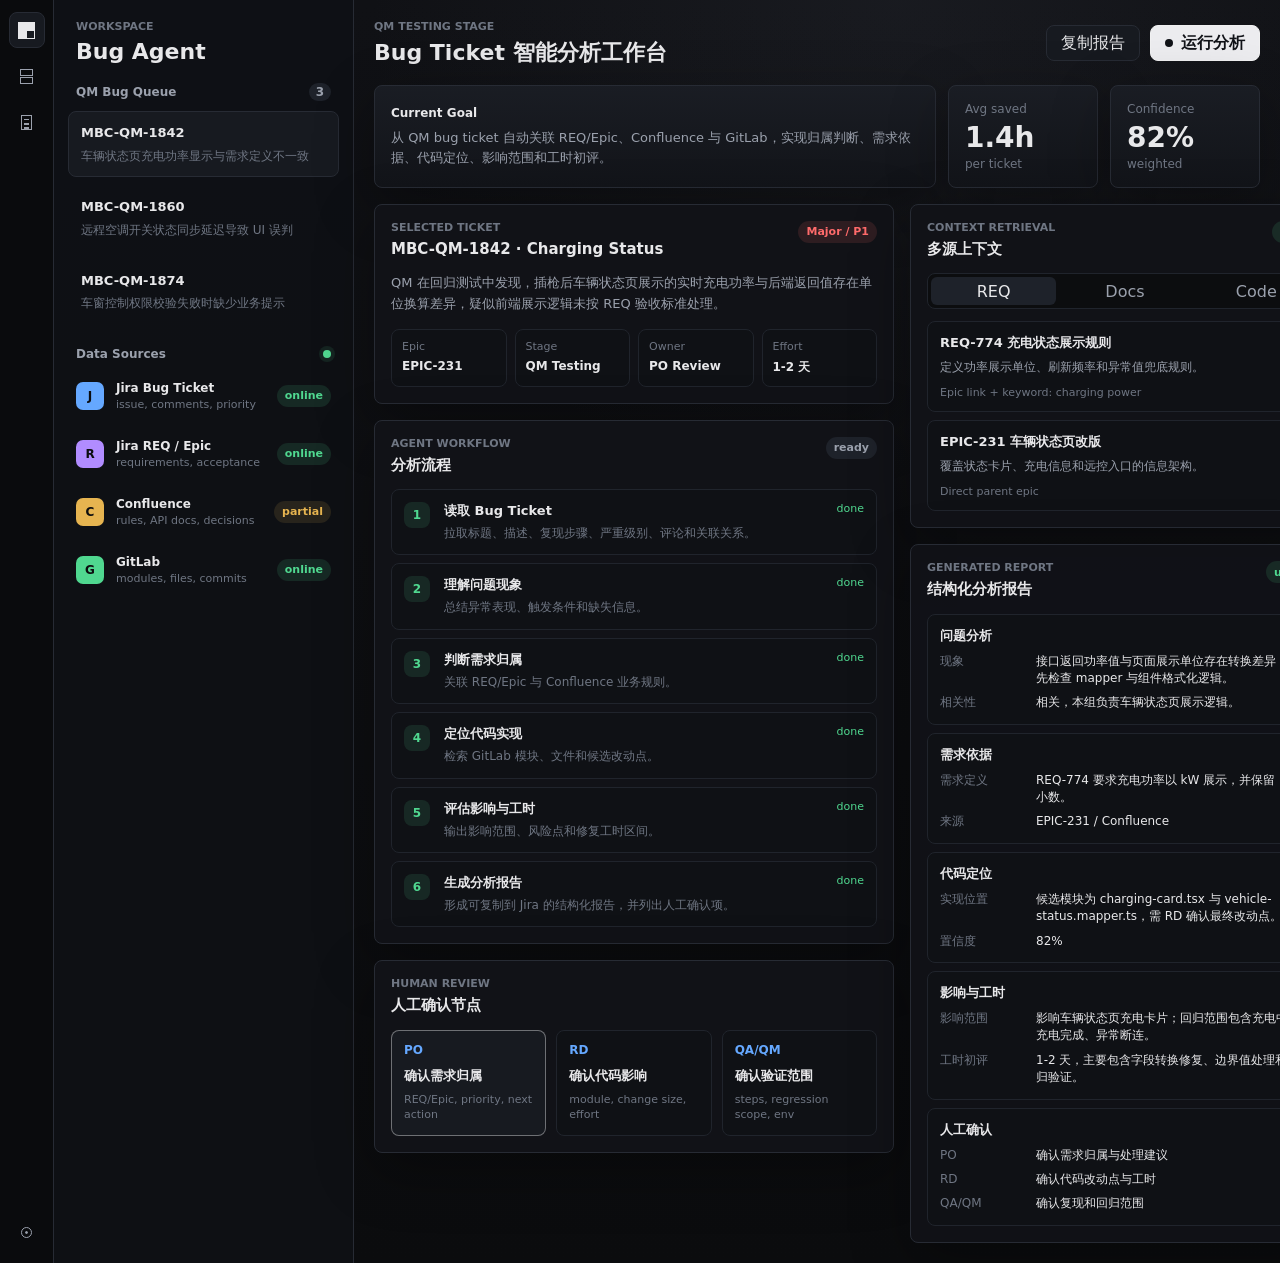
<file: project/index.html>
<!doctype html>
<html lang="zh-CN">
  <head>
    <meta charset="UTF-8" />
    <meta name="viewport" content="width=device-width, initial-scale=1.0" />
    <title>QM Bug Ticket 智能分析系统 Demo</title>
    <link rel="stylesheet" href="./styles.css" />
  </head>
  <body>
    <div class="app-shell">
      <aside class="activity-bar" aria-label="主导航">
        <button class="activity-item active" title="工作台" aria-label="工作台">
          <span class="icon-grid"></span>
        </button>
        <button class="activity-item" title="数据源" aria-label="数据源">
          <span class="icon-source"></span>
        </button>
        <button class="activity-item" title="报告" aria-label="报告">
          <span class="icon-report"></span>
        </button>
        <button class="activity-item bottom" title="设置" aria-label="设置">
          <span class="icon-gear"></span>
        </button>
      </aside>

      <aside class="sidebar">
        <div class="sidebar-header">
          <p class="eyebrow">Workspace</p>
          <h1>Bug Agent</h1>
        </div>

        <section class="panel-block">
          <div class="section-title">
            <span>QM Bug Queue</span>
            <span class="count">3</span>
          </div>
          <div class="ticket-list" id="ticketList"></div>
        </section>

        <section class="panel-block">
          <div class="section-title">
            <span>Data Sources</span>
            <span class="status-dot live"></span>
          </div>
          <div class="source-list">
            <div class="source-row">
              <span class="source-icon jira">J</span>
              <div>
                <strong>Jira Bug Ticket</strong>
                <small>issue, comments, priority</small>
              </div>
              <span class="pill ok">online</span>
            </div>
            <div class="source-row">
              <span class="source-icon req">R</span>
              <div>
                <strong>Jira REQ / Epic</strong>
                <small>requirements, acceptance</small>
              </div>
              <span class="pill ok">online</span>
            </div>
            <div class="source-row">
              <span class="source-icon docs">C</span>
              <div>
                <strong>Confluence</strong>
                <small>rules, API docs, decisions</small>
              </div>
              <span class="pill warn">partial</span>
            </div>
            <div class="source-row">
              <span class="source-icon code">G</span>
              <div>
                <strong>GitLab</strong>
                <small>modules, files, commits</small>
              </div>
              <span class="pill ok">online</span>
            </div>
          </div>
        </section>
      </aside>

      <main class="workspace">
        <header class="topbar">
          <div>
            <p class="eyebrow">QM Testing Stage</p>
            <h2>Bug Ticket 智能分析工作台</h2>
          </div>
          <div class="topbar-actions">
            <button class="ghost-button" id="copyReportBtn">复制报告</button>
            <button class="primary-button" id="runAnalysisBtn">
              <span class="run-dot"></span>
              运行分析
            </button>
          </div>
        </header>

        <section class="hero-strip">
          <div>
            <span class="label">Current Goal</span>
            <p>从 QM bug ticket 自动关联 REQ/Epic、Confluence 与 GitLab，实现归属判断、需求依据、代码定位、影响范围和工时初评。</p>
          </div>
          <div class="metric-card">
            <span>Avg saved</span>
            <strong>1.4h</strong>
            <small>per ticket</small>
          </div>
          <div class="metric-card">
            <span>Confidence</span>
            <strong id="topConfidence">82%</strong>
            <small>weighted</small>
          </div>
        </section>

        <div class="content-grid">
          <section class="analysis-column">
            <div class="module-card selected-ticket">
              <div class="card-title-row">
                <div>
                  <p class="eyebrow">Selected Ticket</p>
                  <h3 id="ticketTitle"></h3>
                </div>
                <span class="severity" id="ticketSeverity"></span>
              </div>
              <p class="ticket-summary" id="ticketSummary"></p>
              <div class="meta-grid" id="ticketMeta"></div>
            </div>

            <div class="module-card">
              <div class="card-title-row">
                <div>
                  <p class="eyebrow">Agent Workflow</p>
                  <h3>分析流程</h3>
                </div>
                <span class="pill neutral" id="workflowState">ready</span>
              </div>
              <div class="workflow" id="workflow"></div>
            </div>

            <div class="module-card">
              <div class="card-title-row">
                <div>
                  <p class="eyebrow">Human Review</p>
                  <h3>人工确认节点</h3>
                </div>
              </div>
              <div class="review-grid">
                <button class="review-card active" data-review="po">
                  <span>PO</span>
                  <strong>确认需求归属</strong>
                  <small>REQ/Epic, priority, next action</small>
                </button>
                <button class="review-card" data-review="rd">
                  <span>RD</span>
                  <strong>确认代码影响</strong>
                  <small>module, change size, effort</small>
                </button>
                <button class="review-card" data-review="qa">
                  <span>QA/QM</span>
                  <strong>确认验证范围</strong>
                  <small>steps, regression scope, env</small>
                </button>
              </div>
            </div>
          </section>

          <aside class="insight-column">
            <div class="module-card context-card">
              <div class="card-title-row">
                <div>
                  <p class="eyebrow">Context Retrieval</p>
                  <h3>多源上下文</h3>
                </div>
                <span class="pill ok" id="contextCount">7 hits</span>
              </div>
              <div class="context-tabs">
                <button class="tab active" data-tab="req">REQ</button>
                <button class="tab" data-tab="docs">Docs</button>
                <button class="tab" data-tab="code">Code</button>
              </div>
              <div class="context-list" id="contextList"></div>
            </div>

            <div class="module-card report-card">
              <div class="card-title-row">
                <div>
                  <p class="eyebrow">Generated Report</p>
                  <h3>结构化分析报告</h3>
                </div>
                <span class="pill ok" id="reportStatus">usable</span>
              </div>
              <div class="report-body" id="reportBody"></div>
            </div>
          </aside>
        </div>
      </main>
    </div>

    <div class="toast" id="toast">报告已复制</div>

    <script src="./script.js"></script>
  </body>
</html>
</file>
<file: project/styles.css>
:root {
  color-scheme: dark;
  --bg: #0c0d0f;
  --surface: #111318;
  --surface-2: #171a20;
  --surface-3: #1e222a;
  --line: #272b34;
  --line-soft: #20242c;
  --text: #e8e8ea;
  --muted: #9ba1ad;
  --faint: #6f7683;
  --accent: #d6d6d8;
  --green: #50d890;
  --amber: #e6b450;
  --red: #ff6b6b;
  --blue: #65a8ff;
  --purple: #b18cff;
  --shadow: 0 18px 60px rgba(0, 0, 0, 0.32);
  font-family:
    Inter, ui-sans-serif, system-ui, -apple-system, BlinkMacSystemFont, "Segoe UI",
    sans-serif;
}

* {
  box-sizing: border-box;
}

body {
  min-width: 1180px;
  margin: 0;
  background: var(--bg);
  color: var(--text);
}

button {
  font: inherit;
}

.app-shell {
  display: grid;
  grid-template-columns: 54px 300px minmax(820px, 1fr);
  min-height: 100vh;
  background:
    radial-gradient(circle at 70% 0%, rgba(70, 75, 88, 0.16), transparent 34%),
    linear-gradient(180deg, #101115 0%, #0b0c0e 100%);
}

.activity-bar {
  display: flex;
  flex-direction: column;
  align-items: center;
  gap: 10px;
  padding: 12px 8px;
  border-right: 1px solid var(--line);
  background: #0a0b0d;
}

.activity-item {
  display: grid;
  place-items: center;
  width: 36px;
  height: 36px;
  border: 1px solid transparent;
  border-radius: 8px;
  background: transparent;
  color: var(--muted);
  cursor: pointer;
}

.activity-item:hover,
.activity-item.active {
  border-color: var(--line);
  background: var(--surface-2);
  color: var(--text);
}

.activity-item.bottom {
  margin-top: auto;
}

.icon-grid,
.icon-source,
.icon-report,
.icon-gear {
  position: relative;
  width: 17px;
  height: 17px;
  display: block;
}

.icon-grid {
  border: 1px solid currentColor;
  box-shadow:
    inset 7px 0 0 transparent,
    inset 8px 0 0 currentColor,
    inset 0 7px 0 transparent,
    inset 0 8px 0 currentColor;
}

.icon-source::before,
.icon-source::after,
.icon-report::before,
.icon-report::after,
.icon-gear::before,
.icon-gear::after {
  content: "";
  position: absolute;
  border: 1px solid currentColor;
}

.icon-source::before {
  inset: 1px 2px 9px;
}

.icon-source::after {
  inset: 9px 2px 1px;
}

.icon-report::before {
  inset: 1px 3px;
}

.icon-report::after {
  left: 6px;
  right: 6px;
  top: 5px;
  height: 1px;
  border-width: 1px 0 0;
  box-shadow: 0 4px 0 currentColor, 0 8px 0 currentColor;
}

.icon-gear::before {
  inset: 3px;
  border-radius: 50%;
}

.icon-gear::after {
  inset: 7px;
  border-radius: 50%;
  background: currentColor;
}

.sidebar {
  padding: 18px 14px;
  border-right: 1px solid var(--line);
  background: rgba(15, 17, 21, 0.92);
}

.sidebar-header {
  padding: 2px 8px 18px;
}

.eyebrow {
  margin: 0 0 6px;
  color: var(--faint);
  font-size: 11px;
  font-weight: 700;
  letter-spacing: 0;
  text-transform: uppercase;
}

h1,
h2,
h3,
p {
  margin-top: 0;
}

h1 {
  margin-bottom: 0;
  font-size: 22px;
  line-height: 1.2;
}

h2 {
  margin-bottom: 0;
  font-size: 22px;
  line-height: 1.25;
}

h3 {
  margin-bottom: 0;
  font-size: 15px;
  line-height: 1.3;
}

.panel-block {
  margin-bottom: 22px;
}

.section-title {
  display: flex;
  align-items: center;
  justify-content: space-between;
  padding: 0 8px 10px;
  color: var(--muted);
  font-size: 12px;
  font-weight: 700;
}

.count {
  min-width: 22px;
  padding: 2px 6px;
  border-radius: 999px;
  background: var(--surface-3);
  color: var(--muted);
  text-align: center;
}

.ticket-list,
.source-list,
.workflow,
.context-list,
.report-body {
  display: grid;
  gap: 8px;
}

.ticket-item {
  width: 100%;
  padding: 12px;
  border: 1px solid transparent;
  border-radius: 8px;
  background: transparent;
  color: var(--text);
  text-align: left;
  cursor: pointer;
}

.ticket-item:hover,
.ticket-item.active {
  border-color: var(--line);
  background: var(--surface-2);
}

.ticket-item strong {
  display: block;
  margin-bottom: 6px;
  font-size: 13px;
  line-height: 1.35;
}

.ticket-item small {
  display: block;
  color: var(--faint);
  font-size: 12px;
  line-height: 1.35;
}

.source-row {
  display: grid;
  grid-template-columns: 30px 1fr auto;
  align-items: center;
  gap: 10px;
  padding: 10px 8px;
  border-radius: 8px;
}

.source-row:hover {
  background: var(--surface-2);
}

.source-row strong,
.source-row small {
  display: block;
}

.source-row strong {
  font-size: 12px;
}

.source-row small {
  margin-top: 3px;
  color: var(--faint);
  font-size: 11px;
}

.source-icon {
  display: grid;
  place-items: center;
  width: 28px;
  height: 28px;
  border-radius: 7px;
  color: #0c0d0f;
  font-size: 12px;
  font-weight: 800;
}

.jira {
  background: var(--blue);
}

.req {
  background: var(--purple);
}

.docs {
  background: var(--amber);
}

.code {
  background: var(--green);
}

.status-dot {
  width: 8px;
  height: 8px;
  border-radius: 50%;
}

.status-dot.live {
  background: var(--green);
  box-shadow: 0 0 0 4px rgba(80, 216, 144, 0.1);
}

.workspace {
  min-width: 0;
  padding: 20px;
}

.topbar,
.hero-strip,
.content-grid,
.card-title-row,
.topbar-actions,
.meta-grid,
.review-grid,
.context-tabs {
  display: grid;
}

.topbar {
  grid-template-columns: 1fr auto;
  align-items: center;
  gap: 16px;
  margin-bottom: 18px;
}

.topbar-actions {
  grid-auto-flow: column;
  gap: 10px;
}

.primary-button,
.ghost-button {
  height: 36px;
  padding: 0 14px;
  border-radius: 8px;
  cursor: pointer;
}

.primary-button {
  display: inline-flex;
  align-items: center;
  gap: 8px;
  border: 1px solid #f0f0f1;
  background: #ececef;
  color: #111318;
  font-weight: 700;
}

.ghost-button {
  border: 1px solid var(--line);
  background: var(--surface-2);
  color: var(--text);
}

.run-dot {
  width: 8px;
  height: 8px;
  border-radius: 50%;
  background: #111318;
}

.primary-button.running .run-dot {
  animation: pulse 0.8s infinite;
}

.hero-strip {
  grid-template-columns: minmax(420px, 1fr) 150px 150px;
  gap: 12px;
  align-items: stretch;
  margin-bottom: 16px;
}

.hero-strip > div {
  padding: 16px;
  border: 1px solid var(--line);
  border-radius: 8px;
  background: linear-gradient(180deg, rgba(26, 29, 36, 0.96), rgba(18, 20, 25, 0.96));
  box-shadow: var(--shadow);
}

.hero-strip p {
  margin-bottom: 0;
  color: var(--muted);
  font-size: 13px;
  line-height: 1.6;
}

.label {
  display: inline-block;
  margin-bottom: 8px;
  color: var(--text);
  font-size: 12px;
  font-weight: 800;
}

.metric-card span,
.metric-card small {
  display: block;
  color: var(--faint);
  font-size: 12px;
}

.metric-card strong {
  display: block;
  margin: 8px 0 5px;
  font-size: 28px;
  line-height: 1;
}

.content-grid {
  grid-template-columns: minmax(520px, 1fr) 430px;
  gap: 16px;
  align-items: start;
}

.analysis-column,
.insight-column {
  display: grid;
  gap: 16px;
}

.module-card {
  padding: 16px;
  border: 1px solid var(--line);
  border-radius: 8px;
  background: rgba(17, 19, 24, 0.94);
  box-shadow: var(--shadow);
}

.card-title-row {
  grid-template-columns: 1fr auto;
  gap: 12px;
  align-items: start;
  margin-bottom: 14px;
}

.severity,
.pill {
  display: inline-flex;
  align-items: center;
  justify-content: center;
  min-height: 22px;
  padding: 2px 8px;
  border-radius: 999px;
  font-size: 11px;
  font-weight: 800;
}

.severity {
  background: rgba(255, 107, 107, 0.12);
  color: var(--red);
}

.pill.ok {
  background: rgba(80, 216, 144, 0.12);
  color: var(--green);
}

.pill.warn {
  background: rgba(230, 180, 80, 0.12);
  color: var(--amber);
}

.pill.neutral {
  background: var(--surface-3);
  color: var(--muted);
}

.ticket-summary {
  margin-bottom: 14px;
  color: var(--muted);
  font-size: 13px;
  line-height: 1.6;
}

.meta-grid {
  grid-template-columns: repeat(4, minmax(0, 1fr));
  gap: 8px;
}

.meta-item {
  min-width: 0;
  padding: 10px;
  border: 1px solid var(--line-soft);
  border-radius: 8px;
  background: #0f1115;
}

.meta-item span {
  display: block;
  margin-bottom: 6px;
  color: var(--faint);
  font-size: 11px;
}

.meta-item strong {
  display: block;
  overflow: hidden;
  font-size: 12px;
  text-overflow: ellipsis;
  white-space: nowrap;
}

.workflow-step {
  display: grid;
  grid-template-columns: 28px 1fr auto;
  gap: 12px;
  align-items: start;
  padding: 12px;
  border: 1px solid var(--line-soft);
  border-radius: 8px;
  background: #0f1115;
}

.step-index {
  display: grid;
  place-items: center;
  width: 26px;
  height: 26px;
  border-radius: 8px;
  background: var(--surface-3);
  color: var(--muted);
  font-size: 12px;
  font-weight: 800;
}

.workflow-step.done .step-index {
  background: rgba(80, 216, 144, 0.12);
  color: var(--green);
}

.workflow-step.running {
  border-color: rgba(101, 168, 255, 0.55);
  background: rgba(101, 168, 255, 0.08);
}

.workflow-step h4 {
  margin: 0 0 5px;
  font-size: 13px;
}

.workflow-step p {
  margin-bottom: 0;
  color: var(--faint);
  font-size: 12px;
  line-height: 1.45;
}

.step-state {
  color: var(--faint);
  font-size: 11px;
}

.workflow-step.done .step-state {
  color: var(--green);
}

.workflow-step.running .step-state {
  color: var(--blue);
}

.review-grid {
  grid-template-columns: repeat(3, minmax(0, 1fr));
  gap: 10px;
}

.review-card {
  min-height: 94px;
  padding: 12px;
  border: 1px solid var(--line-soft);
  border-radius: 8px;
  background: #0f1115;
  color: var(--text);
  text-align: left;
  cursor: pointer;
}

.review-card.active,
.review-card:hover {
  border-color: rgba(214, 214, 216, 0.46);
  background: var(--surface-2);
}

.review-card span,
.review-card strong,
.review-card small {
  display: block;
}

.review-card span {
  margin-bottom: 10px;
  color: var(--blue);
  font-size: 12px;
  font-weight: 800;
}

.review-card strong {
  margin-bottom: 7px;
  font-size: 13px;
}

.review-card small {
  color: var(--faint);
  font-size: 11px;
  line-height: 1.4;
}

.context-tabs {
  grid-template-columns: repeat(3, 1fr);
  gap: 6px;
  margin-bottom: 12px;
  padding: 3px;
  border: 1px solid var(--line-soft);
  border-radius: 8px;
  background: #0c0d0f;
}

.tab {
  height: 28px;
  border: 0;
  border-radius: 6px;
  background: transparent;
  color: var(--muted);
  cursor: pointer;
}

.tab.active {
  background: var(--surface-3);
  color: var(--text);
}

.context-item {
  padding: 12px;
  border: 1px solid var(--line-soft);
  border-radius: 8px;
  background: #0f1115;
}

.context-item strong {
  display: block;
  margin-bottom: 6px;
  font-size: 13px;
}

.context-item p {
  margin-bottom: 10px;
  color: var(--muted);
  font-size: 12px;
  line-height: 1.5;
}

.context-meta {
  display: flex;
  align-items: center;
  justify-content: space-between;
  gap: 10px;
  color: var(--faint);
  font-size: 11px;
}

.score {
  color: var(--green);
}

.report-card {
  position: sticky;
  top: 20px;
}

.report-section {
  padding: 12px;
  border: 1px solid var(--line-soft);
  border-radius: 8px;
  background: #0f1115;
}

.report-section h4 {
  margin: 0 0 8px;
  font-size: 13px;
}

.report-section dl {
  display: grid;
  grid-template-columns: 86px 1fr;
  gap: 7px 10px;
  margin: 0;
  font-size: 12px;
  line-height: 1.45;
}

.report-section dt {
  color: var(--faint);
}

.report-section dd {
  margin: 0;
  color: var(--text);
}

.toast {
  position: fixed;
  right: 22px;
  bottom: 22px;
  transform: translateY(16px);
  padding: 10px 14px;
  border: 1px solid var(--line);
  border-radius: 8px;
  background: var(--surface-3);
  color: var(--text);
  opacity: 0;
  pointer-events: none;
  transition: 0.2s ease;
}

.toast.show {
  transform: translateY(0);
  opacity: 1;
}

@keyframes pulse {
  0%,
  100% {
    opacity: 0.35;
  }
  50% {
    opacity: 1;
  }
}

@media (max-width: 1180px) {
  body {
    min-width: 0;
  }

  .app-shell {
    grid-template-columns: 50px 1fr;
  }

  .sidebar {
    display: none;
  }

  .workspace {
    padding: 14px;
  }

  .hero-strip,
  .content-grid,
  .topbar {
    grid-template-columns: 1fr;
  }

  .meta-grid,
  .review-grid {
    grid-template-columns: 1fr 1fr;
  }

  .report-card {
    position: static;
  }
}

@media (max-width: 720px) {
  .app-shell {
    grid-template-columns: 1fr;
  }

  .activity-bar {
    display: none;
  }

  .topbar-actions {
    grid-auto-flow: row;
  }

  .meta-grid,
  .review-grid {
    grid-template-columns: 1fr;
  }

  .workflow-step {
    grid-template-columns: 28px 1fr;
  }

  .step-state {
    grid-column: 2;
  }
}
</file>
